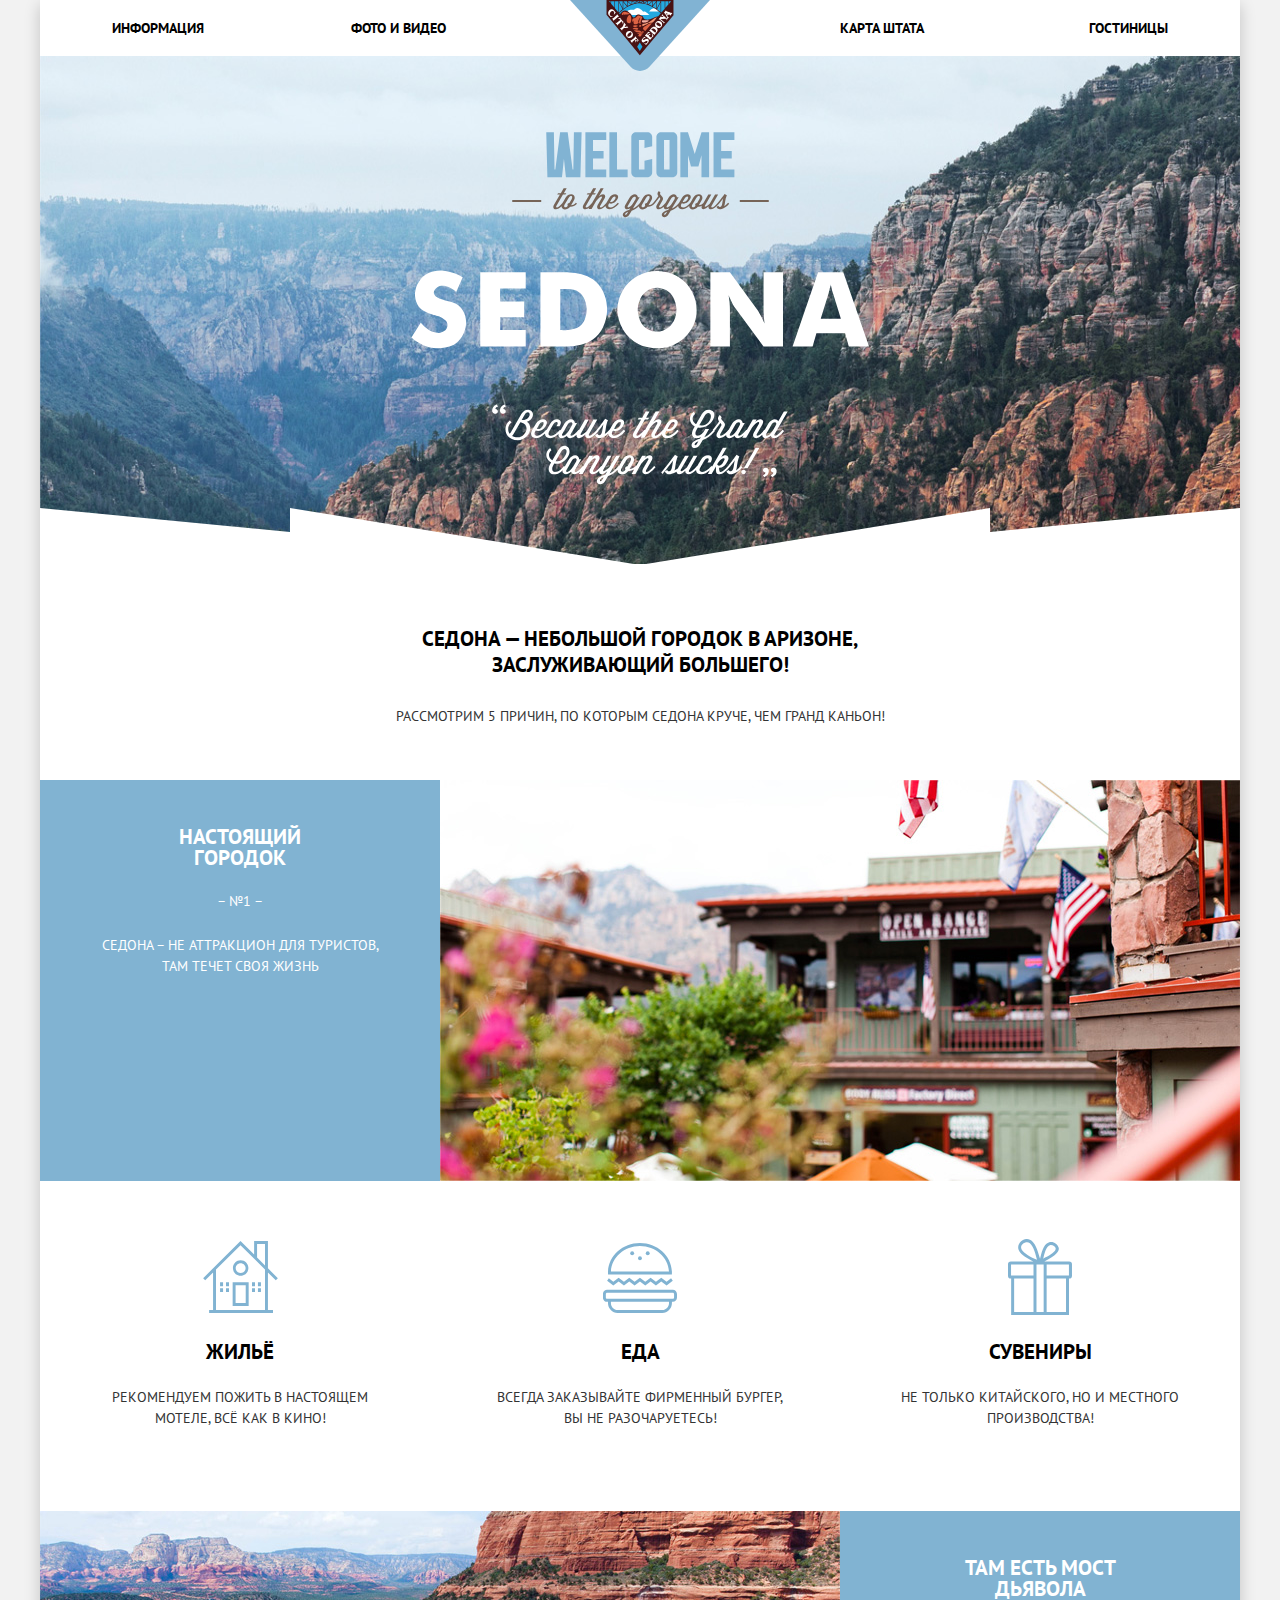
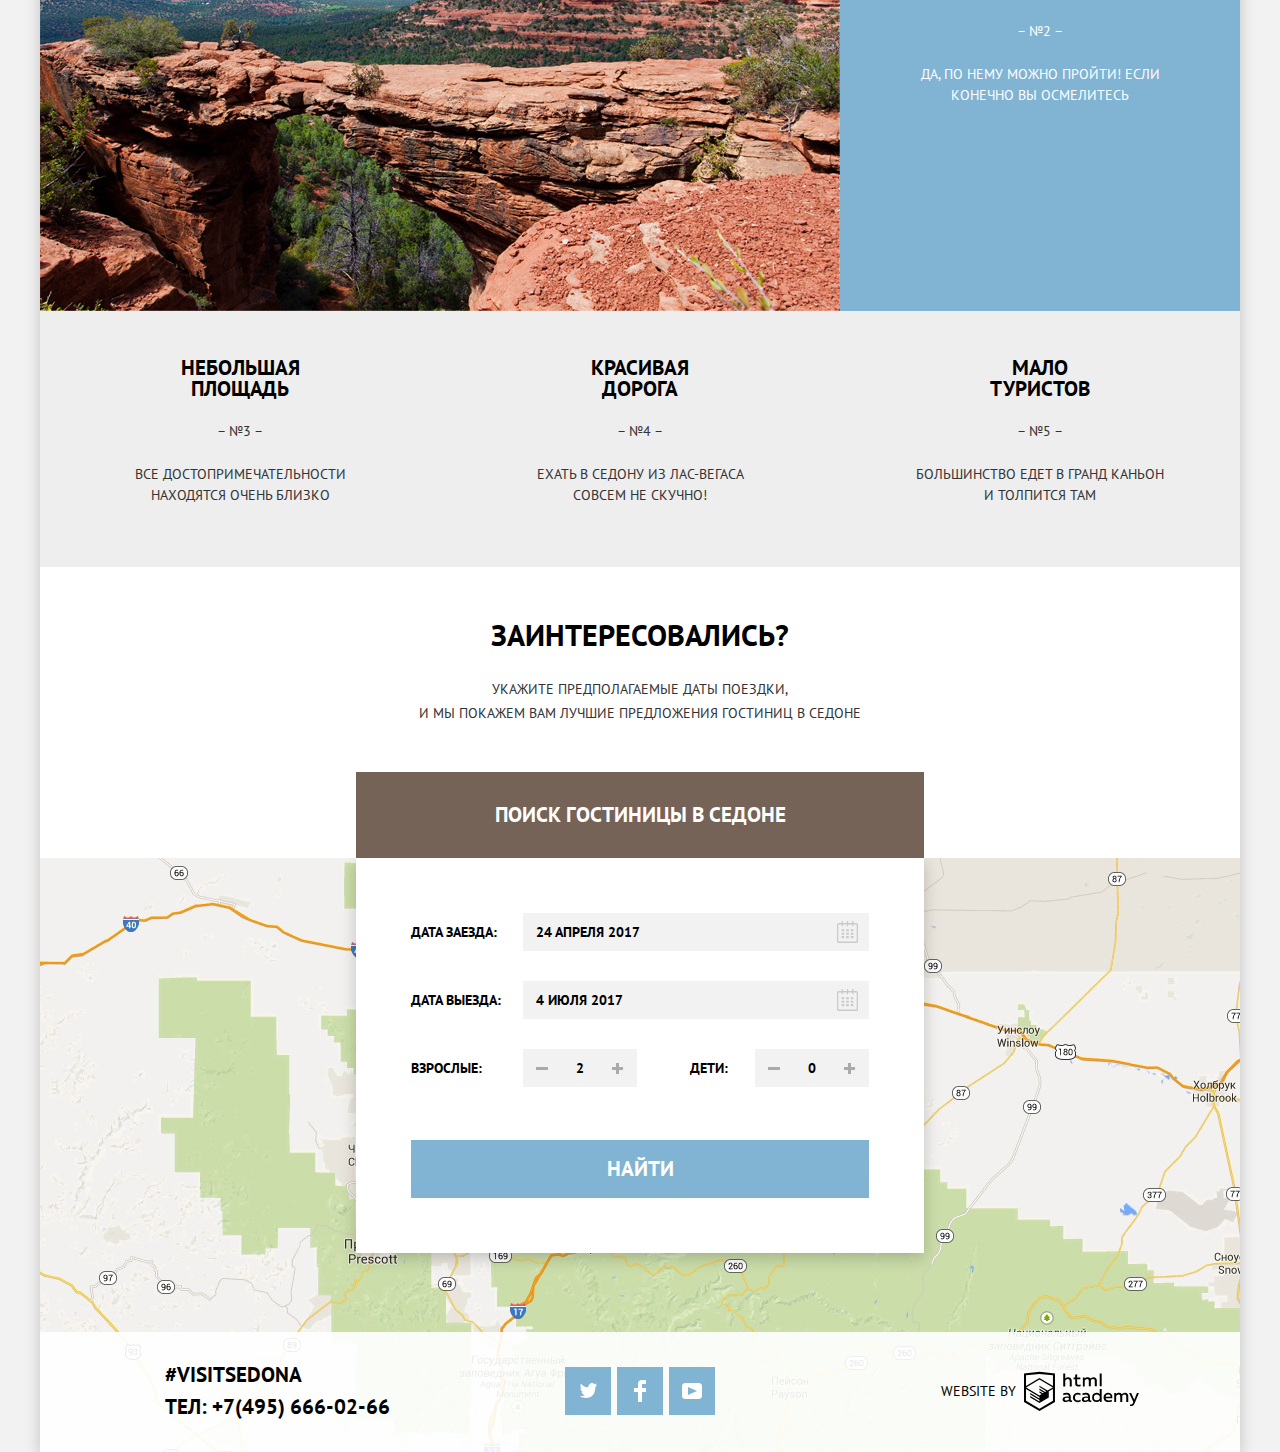
<file: index.html>
<!DOCTYPE html>
<html lang="ru">
  <head>
    <meta charset="utf-8">
    <title>HTML Academy: Седона</title>
    <link href="https://fonts.googleapis.com/css?family=PT+Sans:400,700&display=swap&subset=cyrillic" rel="stylesheet">
    <link rel="stylesheet" type="text/css" href="css/normalize.css">
    <link rel="stylesheet" type="text/css" href="css/styles.min.css">
  </head>
  <body>
    <div class="body-container">
      <!-- Шапка сайта: навигация и логотип города -->
      <header>
        <nav class="header-nav">
          <a class="header-logo-index"><img src="img/logos/logo-sedona.svg" width="140" height="71" alt="Логотип города"></a>
          <ul class="header-nav-list">
            <li class="header-nav-item"><a href="#" class="header-nav-link">Информация</a></li>
            <li class="header-nav-item"><a href="#" class="header-nav-link">Фото и видео</a></li>
            <li class="header-nav-item"><a href="#" class="header-nav-link">Карта штата</a></li>
            <li class="header-nav-item"><a href="hotels.html" class="header-nav-link">Гостиницы</a></li>
          </ul>
        </nav>
      </header>
      <!-- Основное содержимое -->
      <main>
        <h1 class="visually-hidden">Седона</h1>
        <!-- Блок 1: Приветствие -->
        <section class="welcome-container">
          <div class="welcome-banner">
            <img src="img/welcome/intro-welcome.svg" width="459" height="353" alt="Приветствие">
          </div>
          <div class="welcome-block">
            <h2>Седона — небольшой городок в Аризоне, заслуживающий большего!</h2>
            <p>Рассмотрим 5 причин, по которым Седона круче, чем Гранд Каньон!</p>
          </div>
        </section>
        <!-- Блок 2: Причины-преимущества -->
        <section>
          <ul class="reason-list">
            <li>
              <!-- Row 1 -->
              <div class="reason-item-first">
                <!-- Column 1 -->
                <div class="reason-item reason-item-blue">
                  <h2>Настоящий городок</h2>
                  <p>– №1 –</p>
                  <p>Седона – не аттракцион для туристов, там течет своя жизнь</p>
                </div>
                <!-- Column 2 -->
                <img src="img/content/features/feature-picture-1.jpg" width="800" height="256" alt="Фото настоящего городка">
              </div>
              <!-- Row 2 -->
              <ul class="reason-feature-list">
                <!-- Column 1 -->
                <li class="reason-feature-item reason-housing-icon">
                  <h3>Жильё</h3>
                  <p>Рекомендуем пожить в настоящем мотеле, всё как в кино!</p>
                </li>
                <!-- Column 2 -->
                <li class="reason-feature-item reason-food-icon">
                  <h3>Еда</h3>
                  <p>Всегда заказывайте фирменный бургер, вы не разочаруетесь!</p>
                </li>
                <!-- Column 3 -->
                <li class="reason-feature-item reason-gift-icon">
                  <h3>Сувениры</h3>
                  <p>Не только китайского, но и местного производства!</p>
                </li>
              </ul>
            </li>
            <li>
              <!-- Row 3 -->
              <div class="reason-item-second">
                <!-- Column 1 -->
                <div class="reason-item reason-item-blue">
                  <h2>Там есть мост дьявола</h2>
                  <p>– №2 –</p>
                  <p>Да, по нему можно пройти! Если конечно вы осмелитесь</p>
                </div>
                <!-- Column 2 -->
                <img src="img/content/features/feature-picture-2.jpg" width="800" height="256" alt="Мост дьявола">
              </div>
            </li>
            <!-- Row 4 -->
            <li>
              <ul class="reason-others-list">
                <!-- Column 1 -->
                <li class="reason-item reason-item-grey">
                  <h2>Небольшая площадь</h2>
                  <p>– №3 –</p>
                  <p>Все достопримечательности находятся очень близко</p>
                </li>
                <!-- Column 2 -->
                <li class="reason-item reason-item-grey">
                  <h2>Красивая дорога</h2>
                  <p>– №4 –</p>
                  <p>Ехать в Седону из Лас-Вегаса совсем не скучно!</p>
                </li>
                <!-- Column 3 -->
                <li class="reason-item reason-item-grey">
                  <h2>Мало туристов</h2>
                  <p>– №5 –</p>
                  <p>Большинство едет в Гранд каньон<br> и толпится там</p>
                </li>
              </ul>
            </li>
          </ul>
        </section>
        <!-- Блок 3: Поиск гостиницы -->
        <section class="search-container">
            <div class="search-preconditions">
              <h2>Заинтересовались?</h2>
              <p>Укажите предполагаемые даты поездки, <br>и мы покажем вам лучшие предложения гостиниц в Седоне</p>
              <button class="search-form-display" type="button">Поиск гостиницы в Седоне</button>
            </div>
            <form class="search-form-container" action="https://echo.htmlacademy.ru" method="post">
              <!-- Row 1 -->
              <div class="search-form-inputs">
                <!-- Row 1.1 -->
                <div class="inputs-date">
                  <label class="search-form-label" for="date-arrival">Дата заезда:</label>
                  <input class="search-form-input-date" id="date-arrival" type="text" name="date-arrival" value="" placeholder="24 апреля 2017" required autocomplete="off">
                  <button class="search-button-calendar search-button-calendar-arrival" type="button" aria-label="Выбрать дату заезда">
                    <svg xmlns="http://www.w3.org/2000/svg" width="21" height="22" viewBox="0 0 21 22"><path d="M19.251 2.025h-2.845V.648c0-.381-.294-.689-.656-.689-.363 0-.656.308-.656.689v1.377h-3.938V.648c0-.381-.294-.689-.655-.689-.363 0-.657.308-.657.689v1.377H5.906V.648c0-.381-.294-.689-.656-.689-.363 0-.657.308-.657.689v1.377H1.75C.784 2.025 0 2.847 0 3.862v16.302C0 21.179.784 22 1.75 22h17.501c.966 0 1.749-.821 1.749-1.836V3.862c0-1.015-.783-1.837-1.749-1.837zm.437 18.139a.448.448 0 0 1-.437.459H1.75a.45.45 0 0 1-.438-.459V3.862a.45.45 0 0 1 .438-.459h2.844v1.378c0 .381.294.689.657.689.362 0 .656-.308.656-.689V3.403h3.938v1.378c0 .381.294.689.657.689.361 0 .655-.308.655-.689V3.403h3.938v1.378c0 .381.293.689.656.689.362 0 .656-.308.656-.689V3.403h2.845c.241 0 .437.206.437.459v16.302z"/><path d="M4.594 8.225h2.625v2.066H4.594zM4.594 11.668h2.625v2.067H4.594zM4.594 15.112h2.625v2.066H4.594zM9.188 15.112h2.625v2.066H9.188zM9.188 11.668h2.625v2.067H9.188zM9.188 8.225h2.625v2.066H9.188zM13.781 15.112h2.625v2.066h-2.625zM13.781 11.668h2.625v2.067h-2.625zM13.781 8.225h2.625v2.066h-2.625z"/></svg>
                  </button>
                </div>
                <!-- Row 1.2 -->
                <div class="inputs-date">
                  <label class="search-form-label" for="date-departure">Дата выезда:</label>
                  <input class="search-form-input-date" id="date-departure" type="text" name="date-departure" value="" placeholder="4 июля 2017" required autocomplete="off">
                  <button class="search-button-calendar search-button-calendar-departure" type="button" aria-label="Выбрать дату отъезда">
                    <svg xmlns="http://www.w3.org/2000/svg" width="21" height="22" viewBox="0 0 21 22"><path d="M19.251 2.025h-2.845V.648c0-.381-.294-.689-.656-.689-.363 0-.656.308-.656.689v1.377h-3.938V.648c0-.381-.294-.689-.655-.689-.363 0-.657.308-.657.689v1.377H5.906V.648c0-.381-.294-.689-.656-.689-.363 0-.657.308-.657.689v1.377H1.75C.784 2.025 0 2.847 0 3.862v16.302C0 21.179.784 22 1.75 22h17.501c.966 0 1.749-.821 1.749-1.836V3.862c0-1.015-.783-1.837-1.749-1.837zm.437 18.139a.448.448 0 0 1-.437.459H1.75a.45.45 0 0 1-.438-.459V3.862a.45.45 0 0 1 .438-.459h2.844v1.378c0 .381.294.689.657.689.362 0 .656-.308.656-.689V3.403h3.938v1.378c0 .381.294.689.657.689.361 0 .655-.308.655-.689V3.403h3.938v1.378c0 .381.293.689.656.689.362 0 .656-.308.656-.689V3.403h2.845c.241 0 .437.206.437.459v16.302z"/><path d="M4.594 8.225h2.625v2.066H4.594zM4.594 11.668h2.625v2.067H4.594zM4.594 15.112h2.625v2.066H4.594zM9.188 15.112h2.625v2.066H9.188zM9.188 11.668h2.625v2.067H9.188zM9.188 8.225h2.625v2.066H9.188zM13.781 15.112h2.625v2.066h-2.625zM13.781 11.668h2.625v2.067h-2.625zM13.781 8.225h2.625v2.066h-2.625z"/></svg>
                  </button>
                </div>
                <!-- Row 1.3 -->
                <div class="inputs-people">
                  <!-- Column 1.3.1 -->
                  <div class="inputs-people-label-and-count adults">
                    <label class="search-form-label" for="adults">Взрослые:</label>
                    <div class="inputs-people-count">
                      <button class="search-button-operation operation-minus" type="button" aria-label="Уменьшить количество" id="adults-minus"></button>
                      <input class="search-form-input-people" id="adults" type="text" name="adults" value="2" required autocomplete="off">
                      <button class="search-button-operation operation-plus" type="button" aria-label="Увеличить количество" id="adults-plus"></button>
                    </div>
                  </div>
                  <!-- Column 1.3.2 -->
                  <div class="inputs-people-label-and-count children">
                    <label class="search-form-label" for="children">Дети:</label>
                    <div class="inputs-people-count">
                      <button class="search-button-operation operation-minus" type="button" aria-label="Уменьшить количество" id="children-minus"></button>
                      <input class="search-form-input-people" id="children" type="text" name="children" value="0" required autocomplete="off">
                      <button class="search-button-operation operation-plus" type="button" aria-label="Увеличить количество" id="children-plus"></button>
                    </div>
                  </div>
                </div>
              </div>
              <!-- Row 2 -->
              <button class="search-button" type="submit">Найти</button>
            </form>
        </section>
        <!-- Блок 4: Карта -->
        <section class="map-container">
          <h2 class="visually-hidden">Карта</h2>
          <iframe class="map-frame" src="https://www.google.com/maps/embed?pb=!1m18!1m12!1m3!1d1187671.550791491!2d-112.2405731685664!3d34.69230973610526!2m3!1f0!2f0!3f0!3m2!1i1024!2i768!4f13.1!3m3!1m2!1s0x872da132f942b00d%3A0x5548c523fa6c8efd!2z0KHQtdC00L7QvdCwLCDQkNGA0LjQt9C-0L3QsCA4NjMzNiwg0KHQqNCQ!5e0!3m2!1sru!2sru!4v1580642350026!5m2!1sru!2sru" width="1200" height="593" style="border:0;" allowfullscreen=""></iframe>
        </section>
      </main>
      <!-- "Подвал" -->
      <footer class="footer-container footer-position">
        <div class="footer-contacts">
          <p class="footer-hashtag">#VisitSedona</p>
          <a class="footer-phone" href="tel:+74956660266">Тел: +7(495) 666-02-66</a>
        </div>
        <div class="footer-icons">
          <a href="https://twitter.com/SedonaAZ" class="footer-icon-social" aria-label="Twitter" title="Twitter">
            <svg xmlns="http://www.w3.org/2000/svg" xmlns:xlink="http://www.w3.org/1999/xlink" width="17" height="15" viewBox="0 0 17 15"><path fill="#FFF" d="M10.95.144c1.685-.496 2.984.27 3.577 1.179.673-.231 1.331-.481 2.011-.708a2.345 2.345 0 0 1-.857 1.768c.685.17 1.304-.491 1.304-.491-.169 1-1.006 1.788-1.563 2.024-.231 6.75-3.175 11.217-10.077 11.082h-.446c-.41 0-4.164-.46-4.898-1.887 2.271.196 3.893-.422 4.693-1.177-.96-.3-2.679-.477-2.979-2.95.349.106.564.228 1.19.119C1.705 8.247.374 7.53.448 5.33c.285.328 1.067.536 1.34.472C1.085 5.561-.182 2.442.894.85c1.818 1.854 3.735 3.606 7.152 3.773C8.254 2.33 9.183.793 10.95.144z"/></svg>
          </a>
          <a href="https://www.facebook.com/VisitSedona" class="footer-icon-social" aria-label="Facebook" title="Facebook">
            <svg xmlns="http://www.w3.org/2000/svg" width="12" height="22" viewBox="0 0 12 22"><path fill="#FFF" d="M12 4V0H8a4 4 0 0 0-4 4v4H0v4h4v10h4V12h4V8H8V4h4z"/></svg>
          </a>
          <a href="https://www.youtube.com/user/SedonaAZ1" class="footer-icon-social" aria-label="Youtube" title="Youtube">
            <svg xmlns="http://www.w3.org/2000/svg" xmlns:xlink="http://www.w3.org/1999/xlink" width="20" height="16" viewBox="0 0 20 16"><path fill="#FFF" d="M17 0H3C1.35 0 0 1.35 0 3v10c0 1.65 1.35 3 3 3h14c1.65 0 3-1.35 3-3V3c0-1.65-1.35-3-3-3zM6.027 11.998V4.002L15.014 8l-8.987 3.998z"/></svg>
          </a>
        </div>
        <div class="footer-by">
          <p class="footer-by-text">Website by</p>
          <a href="https://htmlacademy.ru/intensive/htmlcss" class="footer-by-logo" aria-label="HTML Academy">
            <svg id="Layer_1" data-name="Layer 1" xmlns="http://www.w3.org/2000/svg" width="115" height="41" viewBox="0 0 108.08 36.85"><title>HTML Academy</title><path d="M44.61,26.88a2,2,0,0,0,.55-0.1v1.33a3.25,3.25,0,0,1-1.18.21,1.67,1.67,0,0,1-1.67-1,4.84,4.84,0,0,1-3.14,1.08c-1.51,0-2.91-.83-2.91-2.55,0-2.13,2-2.79,3.71-2.79a11.08,11.08,0,0,1,2.17.25v-0.3c0-1-.76-1.77-2.19-1.77a7.42,7.42,0,0,0-3,.64v-1.7a10.21,10.21,0,0,1,3.19-.55c2.36,0,3.81,1.12,3.81,3.65v3a0.54,0.54,0,0,0,.49.59h0.17Zm-6.44-1.13A1.35,1.35,0,0,0,39.63,27h0.11a3.39,3.39,0,0,0,2.41-1V24.58a9.72,9.72,0,0,0-1.81-.21c-1,0-2.16.33-2.16,1.38h0Zm12.36-6.11a5,5,0,0,1,2.57.64V22a4.08,4.08,0,0,0-2.3-.7,2.75,2.75,0,1,0,0,5.49,5,5,0,0,0,2.43-.64v1.71a6.27,6.27,0,0,1-2.76.57A4.21,4.21,0,0,1,46,24.51q0-.21,0-0.41a4.32,4.32,0,0,1,4.18-4.46h0.38Zm12.17,7.24a2,2,0,0,0,.55-0.1v1.33a3.25,3.25,0,0,1-1.18.21,1.67,1.67,0,0,1-1.67-1,4.84,4.84,0,0,1-3.14,1.08c-1.51,0-2.91-.83-2.91-2.55,0-2.13,2-2.79,3.71-2.79a11.08,11.08,0,0,1,2.17.25v-0.3c0-1-.76-1.77-2.19-1.77a7.42,7.42,0,0,0-3,.64v-1.7a10.21,10.21,0,0,1,3.19-.55c2.36,0,3.81,1.12,3.81,3.65v3a0.54,0.54,0,0,0,.49.59h0.17Zm-6.44-1.13A1.35,1.35,0,0,0,57.73,27h0.11a3.39,3.39,0,0,0,2.41-1V24.58a9.72,9.72,0,0,0-1.81-.21c-1.06,0-2.16.33-2.16,1.38h0ZM73,16V28.2H71.35V26.88a3.88,3.88,0,0,1-3.19,1.54,4.4,4.4,0,0,1,0-8.78,3.81,3.81,0,0,1,3,1.3V16H73Zm-4.53,5.22a2.76,2.76,0,1,0,0,5.52A2.86,2.86,0,0,0,71.15,25V23A2.91,2.91,0,0,0,68.49,21.27ZM79,19.64c3.31,0,4.46,2.68,3.92,5.09H76.7c0.21,1.5,1.67,2.11,3.19,2.11a6.11,6.11,0,0,0,2.64-.59v1.6a7.14,7.14,0,0,1-3,.57C77,28.42,74.78,27,74.78,24a4.18,4.18,0,0,1,4-4.39H79Zm0.09,1.54a2.28,2.28,0,0,0-2.44,2.1v0.06H81.3A2,2,0,0,0,79.13,21.18Zm5.73,7V19.87h1.65v1a3.81,3.81,0,0,1,2.78-1.27A2.86,2.86,0,0,1,91.89,21a4.12,4.12,0,0,1,2.91-1.33A3.06,3.06,0,0,1,98,23V28.2h-1.9V23.05a1.59,1.59,0,0,0-1.42-1.75H94.42a2.8,2.8,0,0,0-2.07,1.12V28.2h-1.9V23.05A1.59,1.59,0,0,0,89,21.31H88.8a3,3,0,0,0-2.21,1.29v5.63H84.86Zm21.31-8.33h1.9l-3.91,9.46c-0.9,2.17-2.09,2.86-3.35,2.86a4.76,4.76,0,0,1-1.1-.14V30.46a2.86,2.86,0,0,0,.85.12c0.9,0,1.58-.64,2.07-1.9l0.17-.42-4-8.4h2l2.86,6.29ZM38.73,1.46V6.22a3.81,3.81,0,0,1,2.7-1.14,3.25,3.25,0,0,1,3.44,3.4v5.15H43V8.72a1.81,1.81,0,0,0-1.61-2h-0.3a2.93,2.93,0,0,0-2.32,1.39v5.52h-1.9V1.46h1.9ZM49.94,2.31v3h3V6.91h-3v3.81c0,1.1.5,1.46,1.58,1.46a4.49,4.49,0,0,0,1.69-.33v1.6A6.8,6.8,0,0,1,51,13.8a2.55,2.55,0,0,1-2.86-2.74V6.89H46.58V5.26h1.5V2.74Zm5.4,11.31V5.28H57v1A3.81,3.81,0,0,1,59.77,5a2.86,2.86,0,0,1,2.6,1.33A4.12,4.12,0,0,1,65.28,5,3.06,3.06,0,0,1,68.44,8.4v5.21h-1.9V8.46a1.59,1.59,0,0,0-1.42-1.75H64.89a2.8,2.8,0,0,0-2.07,1.12v5.78h-1.9V8.46A1.59,1.59,0,0,0,59.5,6.71H59.27A3,3,0,0,0,57.06,8v5.63H55.34ZM71.17,1.45H73V13.6H71.17V1.45ZM14.71,0H14.55L0,1.54V28.21l14.55,8.66,14.55-8.66V1.54Zm12.5,27.1L14.55,34.64,1.9,27.12V16.18l12.59,7.5V25L5.86,19.9v1.31l8.68,5.21v1.39L5.87,22.65V24l8.68,5.21,8.75-5.24V18.31L27.2,16V27.12Zm0-12.53-3.48,2-1.6,1L14.51,13v1.31L21,18.23H21l-0.14.09-1,.54-5.37-3.2V17l4.24,2.52-1,.67-3.2-1.9v1.31l2.1,1.24L14.5,22.1,2,14.65,14.51,7.11Zm0-1.32L14.49,5.76,1.91,13.25v-10L14.56,1.92,27.21,3.25v10h0Z" transform="translate(0 -0.02)" fill="#231f20"/></svg>
          </a>
        </div>
      </footer>
    </div>
    <script src="js/main.min.js"></script>
  </body>
</html>
</file>
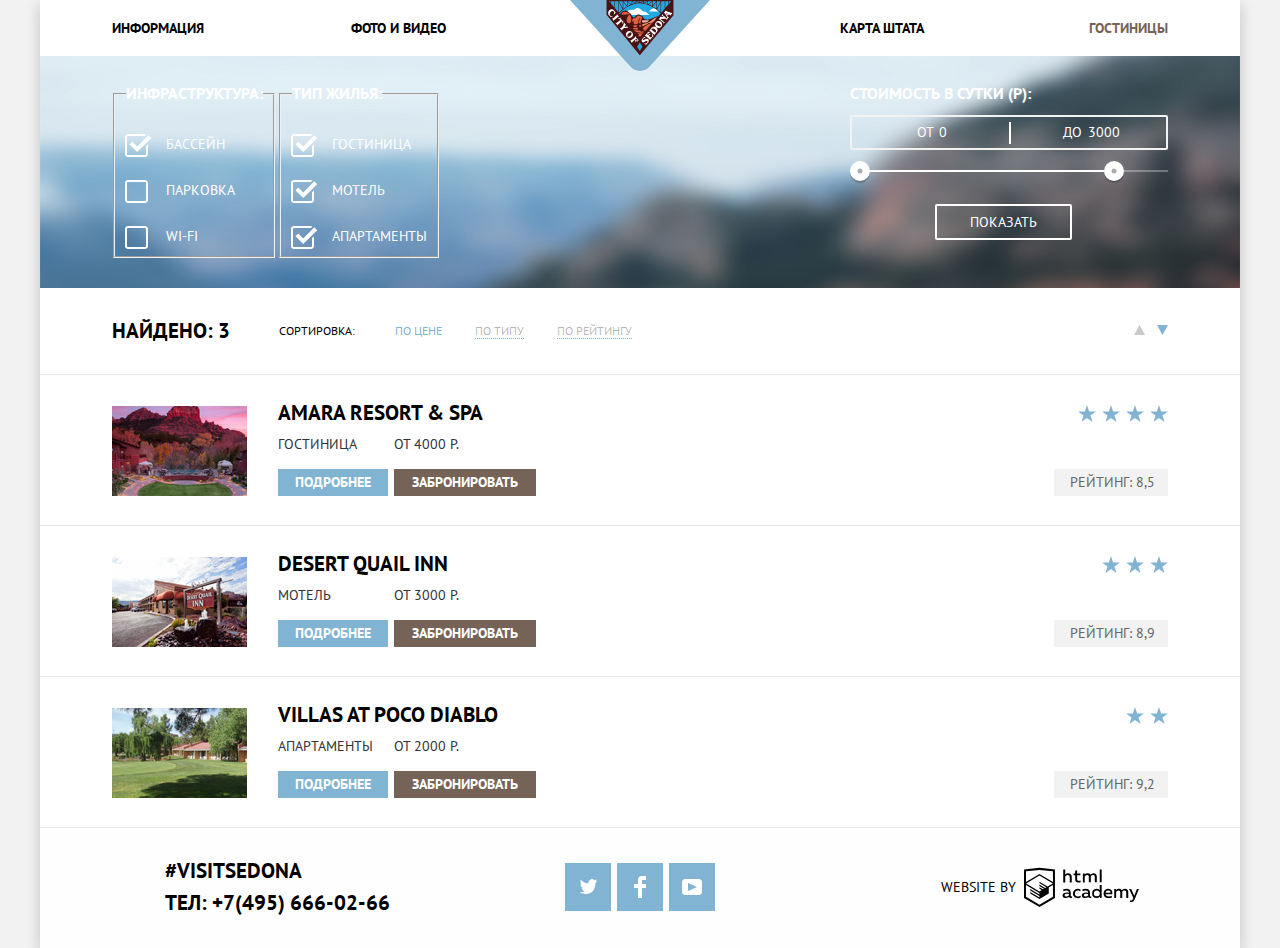
<file: hotels.html>
<!DOCTYPE html>
<html lang="ru">

<head>
    <meta charset="utf-8">
    <link href="https://fonts.googleapis.com/css?family=PT+Sans:400,700&display=swap" rel="stylesheet">
    <title>HTML Academy: Седона</title>
    <link href="css/normalize.css" rel="stylesheet">
    <link href="css/styles.min.css" rel="stylesheet">
</head>

<body>
    <div class="body-container">
        <!-- "Шапка сайта": навигация и логотип города -->
        <header>
            <nav class="header-nav">
                <a href="index.html" class="header-logo"><img src="img/logos/logo-sedona.svg" width="140" height="71" alt="Логотип города"></a>
                <ul class="header-nav-list">
                    <li class="header-nav-item"><a href="#" class="header-nav-link">Информация</a></li>
                    <li class="header-nav-item"><a href="#" class="header-nav-link">Фото и видео</a></li>
                    <li class="header-nav-item"><a href="#" class="header-nav-link">Карта штата</a></li>
                    <li class="header-nav-item"><a class="header-nav-link current">Гостиницы</a></li>
                </ul>
            </nav>
        </header>

        <!-- Основное содержимое -->
        <main>
            <!-- Блок 1: Параметры фильтрации гостиниц -->
            <section>
                <h2 class="visually-hidden">Фильтрация гостиниц</h2>
                <form class="filter-container" action="https://echo.htmlacademy.ru" method="get">
                    <div class="filter-parameters">
                        <fieldset class="fieldset-parameters">
                            <legend class="filter-legend">Инфраструктура:</legend>
                            <ul class="filter-list">
                                <li>
                                    <input class="visually-hidden" type="checkbox" name="pool" id="filter-infra-pool" checked>
                                    <label class="filter-checkbox" for="filter-infra-pool">Бассейн</label>
                                </li>
                                <li>
                                    <input class="visually-hidden" type="checkbox" name="parking" id="filter-infra-parking">
                                    <label class="filter-checkbox" for="filter-infra-parking">Парковка</label>
                                </li>
                                <li>
                                    <input class="visually-hidden" type="checkbox" name="wifi" id="filter-infra-wifi">
                                    <label class="filter-checkbox" for="filter-infra-wifi">Wi-Fi</label>
                                </li>
                            </ul>
                        </fieldset>
                        <fieldset class="fieldset-parameters">
                            <legend class="filter-legend">Тип жилья:</legend>
                            <ul class="filter-list">
                                <li>
                                    <input class="visually-hidden" type="checkbox" name="hotel" id="filter-type-hotel" checked>
                                    <label class="filter-checkbox" for="filter-type-hotel">Гостиница</label>
                                </li>
                                <li>
                                    <input class="visually-hidden" type="checkbox" name="motel" id="filter-type-motel" checked>
                                    <label class="filter-checkbox" for="filter-type-motel">Мотель</label>
                                </li>
                                <li>
                                    <input class="visually-hidden" type="checkbox" name="apartment" id="filter-type-apartment" checked>
                                    <label class="filter-checkbox" for="filter-type-apartment">Апартаменты</label>
                                </li>
                            </ul>
                        </fieldset>
                    </div>
                    <fieldset class="fieldset-price">
                        <legend class="filter-legend filter-price-legend">Стоимость в сутки (р):</legend>
                        <div class="filter-price">
                            <label class="filter-price-input-from">От
                    <input class="filter-price-input" type="text" name="price-min" placeholder="0" required autocomplete="off">
                  </label>
                            <label class="filter-price-input-to">До
                    <input class="filter-price-input" type="text" name="price-max" placeholder="3000" required autocomplete="off">
                  </label>
                        </div>
                        <div class="filter-price-range">
                            <div class="price-range-bar-transparent">
                                <div class="price-range-bar"></div>
                            </div>
                            <button class="price-range-toggle range-toggle-min" type="button" aria-label="Стоимость в сутки от"></button>
                            <button class="price-range-toggle range-toggle-max" type="button" aria-label="Стоимость в сутки до"></button>
                        </div>
                        <button class="filter-button" type="submit">Показать</button>
                    </fieldset>
                </form>
            </section>

            <!-- Блок 2: Блок управления результатами фильтрации > -->
            <section class="hotel-result">
                <h2 class="visually-hidden">Гостиницы</h2>
                <div class="hotel-result-count">
                    <p>Найдено: 3</p>
                </div>
                <p class="hotel-result-sort">Сортировка:</p>
                <ul class="hotel-result-list">
                    <li><a href="#" class="hotel-result-link current">По цене</a></li>
                    <li><a href="#" class="hotel-result-link left">По типу</a></li>
                    <li><a href="#" class="hotel-result-link left">По рейтингу</a></li>
                </ul>
                <div class="hotel-result-sort-range">
                    <a href="#" class="hotel-result-asc" aria-label="Сортировка по возрастанию" title="По возрастанию">
              <svg xmlns="http://www.w3.org/2000/svg" width="11" height="10" viewBox="0 0 11 10">
                <path d="M5.5 0L0 10h11z"/></svg>
            </a>
                    <a href="#" class="hotel-result-desc current" aria-label="Сортировка по убыванию" title="По убыванию">
              <svg xmlns="http://www.w3.org/2000/svg" width="11" height="10" viewBox="0 0 11 10"><path d="M5.5 10L0 0h11"/></svg>
            </a>
                </div>
            </section>

            <!-- Блок 3: Результаты фильтрации гостиниц -->
            <section>
                <h2 class="visually-hidden">Результаты поиска</h2>
                <ul class="hotel-list">
                    <li class="hotel-item">
                        <img src="img/content/hotels/amara-resort-spa.jpg" width="135" height="90" alt="Amara Resort & Spa">
                        <div class="hotel-item-info">
                            <div>
                                <a href="#" class="hotel-title">Amara Resort & Spa</a>
                            </div>
                            <div class="hotel-item-container">
                                <p class="type">Гостиница</p>
                                <p class="price">От 4000 р.</p>
                            </div>
                            <div class="hotel-item-container">
                                <a href="#" class="hotel-details">Подробнее</a>
                                <a href="#" class="hotel-reservation">Забронировать</a>
                            </div>
                        </div>
                        <div class="hotel-item-ratio">
                            <ul class="hotel-stars">
                                <li>
                                    <svg xmlns="http://www.w3.org/2000/svg" width="18" height="17" viewBox="0 0 18 17"><path fill="#81B3D2" d="M9.002 0l2.126 6.494h6.877l-5.564 4.012L14.566 17l-5.564-4.013L3.438 17l2.126-6.494L0 6.494h6.878z"/></svg>
                                </li>
                                <li>
                                    <svg xmlns="http://www.w3.org/2000/svg" width="18" height="17" viewBox="0 0 18 17"><path fill="#81B3D2" d="M9.002 0l2.126 6.494h6.877l-5.564 4.012L14.566 17l-5.564-4.013L3.438 17l2.126-6.494L0 6.494h6.878z"/></svg>
                                </li>
                                <li>
                                    <svg xmlns="http://www.w3.org/2000/svg" width="18" height="17" viewBox="0 0 18 17"><path fill="#81B3D2" d="M9.002 0l2.126 6.494h6.877l-5.564 4.012L14.566 17l-5.564-4.013L3.438 17l2.126-6.494L0 6.494h6.878z"/></svg>
                                </li>
                                <li>
                                    <svg xmlns="http://www.w3.org/2000/svg" width="18" height="17" viewBox="0 0 18 17"><path fill="#81B3D2" d="M9.002 0l2.126 6.494h6.877l-5.564 4.012L14.566 17l-5.564-4.013L3.438 17l2.126-6.494L0 6.494h6.878z"/></svg>
                                </li>
                            </ul>
                            <span class="hotel-ratio">Рейтинг: 8,5</span>
                        </div>
                    </li>
                    <li class="hotel-item">
                        <img src="img/content/hotels/desert-quail-inn.jpg" width="135" height="90" alt="Desert Quail Inn">
                        <div class="hotel-item-info">
                            <div>
                                <a href="#" class="hotel-title">Desert Quail Inn</a>
                            </div>
                            <div class="hotel-item-container">
                                <p class="type">Мотель</p>
                                <p class="price">От 3000 р.</p>
                            </div>
                            <div class="hotel-item-container">
                                <a href="#" class="hotel-details">Подробнее</a>
                                <a href="#" class="hotel-reservation">Забронировать</a>
                            </div>
                        </div>
                        <div class="hotel-item-ratio">
                            <ul class="hotel-stars">
                                <li>
                                    <svg xmlns="http://www.w3.org/2000/svg" width="18" height="17" viewBox="0 0 18 17"><path fill="#81B3D2" d="M9.002 0l2.126 6.494h6.877l-5.564 4.012L14.566 17l-5.564-4.013L3.438 17l2.126-6.494L0 6.494h6.878z"/></svg>
                                </li>
                                <li>
                                    <svg xmlns="http://www.w3.org/2000/svg" width="18" height="17" viewBox="0 0 18 17"><path fill="#81B3D2" d="M9.002 0l2.126 6.494h6.877l-5.564 4.012L14.566 17l-5.564-4.013L3.438 17l2.126-6.494L0 6.494h6.878z"/></svg>
                                </li>
                                <li>
                                    <svg xmlns="http://www.w3.org/2000/svg" width="18" height="17" viewBox="0 0 18 17"><path fill="#81B3D2" d="M9.002 0l2.126 6.494h6.877l-5.564 4.012L14.566 17l-5.564-4.013L3.438 17l2.126-6.494L0 6.494h6.878z"/></svg>
                                </li>
                            </ul>
                            <span class="hotel-ratio">Рейтинг: 8,9</span>
                        </div>
                    </li>
                    <li class="hotel-item">
                        <img src="img/content/hotels/villas-at-poco-diablo.jpg" width="135" height="90" alt="Villas at Poco Diablo">
                        <div class="hotel-item-info">
                            <div>
                                <a href="#" class="hotel-title">Villas at Poco Diablo</a>
                            </div>
                            <div class="hotel-item-container">
                                <p class="type">Апартаменты</p>
                                <p class="price">От 2000 р.</p>
                            </div>
                            <div class="hotel-item-container">
                                <a href="#" class="hotel-details">Подробнее</a>
                                <a href="#" class="hotel-reservation">Забронировать</a>
                            </div>
                        </div>
                        <div class="hotel-item-ratio">
                            <ul class="hotel-stars">
                                <li>
                                    <svg xmlns="http://www.w3.org/2000/svg" width="18" height="17" viewBox="0 0 18 17"><path fill="#81B3D2" d="M9.002 0l2.126 6.494h6.877l-5.564 4.012L14.566 17l-5.564-4.013L3.438 17l2.126-6.494L0 6.494h6.878z"/></svg>
                                </li>
                                <li>
                                    <svg xmlns="http://www.w3.org/2000/svg" width="18" height="17" viewBox="0 0 18 17"><path fill="#81B3D2" d="M9.002 0l2.126 6.494h6.877l-5.564 4.012L14.566 17l-5.564-4.013L3.438 17l2.126-6.494L0 6.494h6.878z"/></svg>
                                </li>
                            </ul>
                            <span class="hotel-ratio">Рейтинг: 9,2</span>
                        </div>
                    </li>
                </ul>
            </section>
        </main>

        <!-- "Подвал" -->
        <footer class="footer-container">
            <div class="footer-contacts">
                <p class="footer-hashtag">#VisitSedona</p>
                <a class="footer-phone" href="tel:+74956660266">Тел: +7(495) 666-02-66</a>
            </div>
            <span class="footer-icons">
          <a href="https://twitter.com/SedonaAZ" class="footer-icon-social" aria-label="Twitter" title="Twitter">
            <svg xmlns="http://www.w3.org/2000/svg" xmlns:xlink="http://www.w3.org/1999/xlink" width="17" height="15" viewBox="0 0 17 15"><path fill="#FFF" d="M10.95.144c1.685-.496 2.984.27 3.577 1.179.673-.231 1.331-.481 2.011-.708a2.345 2.345 0 0 1-.857 1.768c.685.17 1.304-.491 1.304-.491-.169 1-1.006 1.788-1.563 2.024-.231 6.75-3.175 11.217-10.077 11.082h-.446c-.41 0-4.164-.46-4.898-1.887 2.271.196 3.893-.422 4.693-1.177-.96-.3-2.679-.477-2.979-2.95.349.106.564.228 1.19.119C1.705 8.247.374 7.53.448 5.33c.285.328 1.067.536 1.34.472C1.085 5.561-.182 2.442.894.85c1.818 1.854 3.735 3.606 7.152 3.773C8.254 2.33 9.183.793 10.95.144z"/></svg>
          </a>
          <a href="https://www.facebook.com/VisitSedona" class="footer-icon-social" aria-label="Facebook" title="Facebook">
            <svg xmlns="http://www.w3.org/2000/svg" width="12" height="22" viewBox="0 0 12 22"><path fill="#FFF" d="M12 4V0H8a4 4 0 0 0-4 4v4H0v4h4v10h4V12h4V8H8V4h4z"/></svg>
          </a>
          <a href="https://www.youtube.com/user/SedonaAZ1" class="footer-icon-social" aria-label="Youtube" title="Youtube">
            <svg xmlns="http://www.w3.org/2000/svg" xmlns:xlink="http://www.w3.org/1999/xlink" width="20" height="16" viewBox="0 0 20 16"><path fill="#FFF" d="M17 0H3C1.35 0 0 1.35 0 3v10c0 1.65 1.35 3 3 3h14c1.65 0 3-1.35 3-3V3c0-1.65-1.35-3-3-3zM6.027 11.998V4.002L15.014 8l-8.987 3.998z"/></svg>
          </a>
        </span>
            <div class="footer-by">
                <p class="footer-by-text">Website by</p>
                <a href="https://htmlacademy.ru/intensive/htmlcss" class="footer-by-logo" aria-label="HTML Academy">
            <svg id="Layer_1" data-name="Layer 1" xmlns="http://www.w3.org/2000/svg" width="115" height="41" viewBox="0 0 108.08 36.85"><title>HTML Academy</title><path d="M44.61,26.88a2,2,0,0,0,.55-0.1v1.33a3.25,3.25,0,0,1-1.18.21,1.67,1.67,0,0,1-1.67-1,4.84,4.84,0,0,1-3.14,1.08c-1.51,0-2.91-.83-2.91-2.55,0-2.13,2-2.79,3.71-2.79a11.08,11.08,0,0,1,2.17.25v-0.3c0-1-.76-1.77-2.19-1.77a7.42,7.42,0,0,0-3,.64v-1.7a10.21,10.21,0,0,1,3.19-.55c2.36,0,3.81,1.12,3.81,3.65v3a0.54,0.54,0,0,0,.49.59h0.17Zm-6.44-1.13A1.35,1.35,0,0,0,39.63,27h0.11a3.39,3.39,0,0,0,2.41-1V24.58a9.72,9.72,0,0,0-1.81-.21c-1,0-2.16.33-2.16,1.38h0Zm12.36-6.11a5,5,0,0,1,2.57.64V22a4.08,4.08,0,0,0-2.3-.7,2.75,2.75,0,1,0,0,5.49,5,5,0,0,0,2.43-.64v1.71a6.27,6.27,0,0,1-2.76.57A4.21,4.21,0,0,1,46,24.51q0-.21,0-0.41a4.32,4.32,0,0,1,4.18-4.46h0.38Zm12.17,7.24a2,2,0,0,0,.55-0.1v1.33a3.25,3.25,0,0,1-1.18.21,1.67,1.67,0,0,1-1.67-1,4.84,4.84,0,0,1-3.14,1.08c-1.51,0-2.91-.83-2.91-2.55,0-2.13,2-2.79,3.71-2.79a11.08,11.08,0,0,1,2.17.25v-0.3c0-1-.76-1.77-2.19-1.77a7.42,7.42,0,0,0-3,.64v-1.7a10.21,10.21,0,0,1,3.19-.55c2.36,0,3.81,1.12,3.81,3.65v3a0.54,0.54,0,0,0,.49.59h0.17Zm-6.44-1.13A1.35,1.35,0,0,0,57.73,27h0.11a3.39,3.39,0,0,0,2.41-1V24.58a9.72,9.72,0,0,0-1.81-.21c-1.06,0-2.16.33-2.16,1.38h0ZM73,16V28.2H71.35V26.88a3.88,3.88,0,0,1-3.19,1.54,4.4,4.4,0,0,1,0-8.78,3.81,3.81,0,0,1,3,1.3V16H73Zm-4.53,5.22a2.76,2.76,0,1,0,0,5.52A2.86,2.86,0,0,0,71.15,25V23A2.91,2.91,0,0,0,68.49,21.27ZM79,19.64c3.31,0,4.46,2.68,3.92,5.09H76.7c0.21,1.5,1.67,2.11,3.19,2.11a6.11,6.11,0,0,0,2.64-.59v1.6a7.14,7.14,0,0,1-3,.57C77,28.42,74.78,27,74.78,24a4.18,4.18,0,0,1,4-4.39H79Zm0.09,1.54a2.28,2.28,0,0,0-2.44,2.1v0.06H81.3A2,2,0,0,0,79.13,21.18Zm5.73,7V19.87h1.65v1a3.81,3.81,0,0,1,2.78-1.27A2.86,2.86,0,0,1,91.89,21a4.12,4.12,0,0,1,2.91-1.33A3.06,3.06,0,0,1,98,23V28.2h-1.9V23.05a1.59,1.59,0,0,0-1.42-1.75H94.42a2.8,2.8,0,0,0-2.07,1.12V28.2h-1.9V23.05A1.59,1.59,0,0,0,89,21.31H88.8a3,3,0,0,0-2.21,1.29v5.63H84.86Zm21.31-8.33h1.9l-3.91,9.46c-0.9,2.17-2.09,2.86-3.35,2.86a4.76,4.76,0,0,1-1.1-.14V30.46a2.86,2.86,0,0,0,.85.12c0.9,0,1.58-.64,2.07-1.9l0.17-.42-4-8.4h2l2.86,6.29ZM38.73,1.46V6.22a3.81,3.81,0,0,1,2.7-1.14,3.25,3.25,0,0,1,3.44,3.4v5.15H43V8.72a1.81,1.81,0,0,0-1.61-2h-0.3a2.93,2.93,0,0,0-2.32,1.39v5.52h-1.9V1.46h1.9ZM49.94,2.31v3h3V6.91h-3v3.81c0,1.1.5,1.46,1.58,1.46a4.49,4.49,0,0,0,1.69-.33v1.6A6.8,6.8,0,0,1,51,13.8a2.55,2.55,0,0,1-2.86-2.74V6.89H46.58V5.26h1.5V2.74Zm5.4,11.31V5.28H57v1A3.81,3.81,0,0,1,59.77,5a2.86,2.86,0,0,1,2.6,1.33A4.12,4.12,0,0,1,65.28,5,3.06,3.06,0,0,1,68.44,8.4v5.21h-1.9V8.46a1.59,1.59,0,0,0-1.42-1.75H64.89a2.8,2.8,0,0,0-2.07,1.12v5.78h-1.9V8.46A1.59,1.59,0,0,0,59.5,6.71H59.27A3,3,0,0,0,57.06,8v5.63H55.34ZM71.17,1.45H73V13.6H71.17V1.45ZM14.71,0H14.55L0,1.54V28.21l14.55,8.66,14.55-8.66V1.54Zm12.5,27.1L14.55,34.64,1.9,27.12V16.18l12.59,7.5V25L5.86,19.9v1.31l8.68,5.21v1.39L5.87,22.65V24l8.68,5.21,8.75-5.24V18.31L27.2,16V27.12Zm0-12.53-3.48,2-1.6,1L14.51,13v1.31L21,18.23H21l-0.14.09-1,.54-5.37-3.2V17l4.24,2.52-1,.67-3.2-1.9v1.31l2.1,1.24L14.5,22.1,2,14.65,14.51,7.11Zm0-1.32L14.49,5.76,1.91,13.25v-10L14.56,1.92,27.21,3.25v10h0Z" transform="translate(0 -0.02)" fill="#231f20"/></svg>
          </a>
            </div>
        </footer>

    </div>

</body>

</html>
</file>
<file: css/styles.min.css>
@keyframes open-search-form{0%{transform:translateY(-100%)}to{transform:translateY(0)}}html{-webkit-box-sizing:border-box;box-sizing:border-box}*,::after,::before{-webkit-box-sizing:inherit;box-sizing:inherit}body{font-family:"PT Sans","Arial",sans-serif;font-size:14px;line-height:21px;color:#000;text-transform:uppercase;background-color:#f2f2f2}.body-container{margin:0 auto;padding-top:0;width:1200px;box-shadow:0 5px 15px rgba(0,1,1,.2)}.visually-hidden{position:absolute;width:1px;height:1px;margin:-1px;border:0;padding:0;white-space:nowrap;clip-path:inset(100%);clip:rect(0 0 0 0);overflow:hidden}img{max-width:100%;height:auto}.header-nav{background-color:#fff}.header-nav-list{display:flex;flex-wrap:wrap;justify-content:space-between;margin:0;padding-right:72px;padding-left:72px;list-style:none}.header-nav-item{width:239px;height:56px;padding:15px 0}.header-nav-list li:nth-child(4n+1),.header-nav-list li:nth-child(4n+2){text-align:left}.header-nav-list li:nth-child(4n+3),.header-nav-list li:nth-child(4n+4){text-align:right}.header-nav-list li:nth-child(4n+2){margin-right:auto}.header-nav-list li:nth-child(4n+3){margin-right:5px}.header-nav-link{line-height:26px;font-weight:700;color:#000;text-decoration:none}.header-nav-link:focus,.header-nav-link:hover{color:#81b3d2}.header-nav-link:active{color:rgba(0,0,0,.3)}.header-nav-link.current,.header-nav-link.current:active,.header-nav-link.current:hover{color:#766357}.header-logo,.header-logo-index{position:absolute;top:0;left:50%;margin-left:-70px;z-index:20}.header-logo:focus,.header-logo:hover{opacity:.8}.header-logo:active{opacity:.5}.footer-container{display:flex;flex-wrap:wrap;justify-content:space-between;padding-top:30px;padding-bottom:32px;background-color:rgba(255,255,255,.9)}.footer-position{position:relative;margin-top:-120px}.footer-contacts{display:flex;flex-wrap:wrap;flex-direction:column;justify-content:center;width:400px;padding-left:125px}.footer-hashtag,.footer-phone{font-size:21px;font-weight:700;line-height:26px}.footer-hashtag{margin:0;padding-bottom:6px}.footer-phone{color:#000;text-decoration:none}.footer-phone:focus,.footer-phone:hover{color:#81b3d2}.footer-phone:active{color:rgba(0,0,0,.3)}.footer-icon-social,.footer-icons{display:flex;flex-wrap:wrap;justify-content:center;align-items:center;width:400px}.footer-icon-social{justify-content:space-around;margin:3px;width:46px;height:48px;background-color:#81b3d2}.footer-icon-social:focus,.footer-icon-social:hover{background-color:#669ec0}.footer-icon-social:active{background-color:#5496bd}.footer-icon-social:active svg{opacity:.3}.footer-by{display:flex;flex-wrap:wrap;align-items:center;justify-content:center;width:400px}.footer-by-text{padding-right:8px;font-size:14px;font-weight:400;line-height:26px}.footer-by-logo{padding-top:7px}.footer-by-logo path{fill:#000}.footer-by-logo:focus path,.footer-by-logo:hover path{fill:#81b3d2}.footer-by-logo:active path{fill:#bdbbbc}.welcome-container{background-color:#fff}.welcome-banner{display:flex;flex-wrap:wrap;background-color:#81b3d2;background-image:url(../img/welcome/intro-mask.svg),url(../img/background/background-photo.jpg);background-size:1200px 59px,1200px 773px;background-position:left 0 bottom -3px,0 -56px;background-repeat:no-repeat}.welcome-banner img{margin:76px auto 79px}.reason-list,.welcome-block{display:flex;flex-wrap:wrap;flex-direction:column}.welcome-block{min-height:216px;text-align:center;padding-top:62px;padding-bottom:50px}.welcome-block h2{margin:0 auto;width:440px;font-size:21px;font-weight:700;line-height:26px;color:#000}.welcome-block p{margin:25px auto 0;line-height:26px;color:#333}.reason-list{margin:0 auto;padding:0;list-style:none}.reason-item{width:400px;min-height:256px;text-align:center}.reason-feature-item h3,.reason-item h2{font-size:21px;font-weight:700;line-height:21px}.reason-item-first{display:flex;flex-wrap:wrap}.reason-item-blue,.reason-item-second{display:flex;flex-wrap:wrap;flex-direction:row-reverse}.reason-item-blue{flex-direction:column;padding-top:46px;padding-bottom:60px;color:#fff;background-color:#81b3d2}.reason-item-blue h2,.reason-item-grey h2{margin:0 auto;text-align:center;width:151px}.reason-item-first p{margin:23px auto 0;text-align:center;width:290px}.reason-item-grey p,.reason-item-second p{margin:22px auto 0;text-align:center;width:303px}.reason-others-list{display:flex;flex-wrap:wrap;flex-direction:row;margin:0 auto;padding:0;list-style:none}.reason-item-grey{display:flex;flex-wrap:wrap;flex-direction:column;align-content:center;z-index:20;padding-top:46px;padding-bottom:60px;background-color:#eee}.reason-item-grey p{width:261px;color:#333}.reason-feature-list{display:flex;flex-wrap:wrap;flex-direction:row;margin:0 auto;padding:0;list-style:none;background-color:#fff}.reason-feature-item{width:400px;min-height:330px;padding:160px 55px 80px;text-align:center}.reason-feature-item h3{margin:0 auto;color:#000;text-align:center}.reason-feature-item p,.search-preconditions p{margin-top:25px;margin-bottom:0;text-align:center;color:#333}.reason-housing-icon{background-image:url(../img/icons/housing.svg);background-repeat:no-repeat;background-position:center 60px}.reason-food-icon,.reason-gift-icon{background-image:url(../img/icons/food.svg);background-repeat:no-repeat;background-position:center 62px}.reason-gift-icon{background-image:url(../img/icons/gift.svg);background-position:center 58px}.search-preconditions{position:relative;width:100%;min-height:290px;z-index:10;text-align:center;background-color:#fff}.search-preconditions h2{margin-top:0;margin-bottom:24px;padding-top:50px;font-size:30px;font-weight:700;line-height:36px;text-align:center}.search-preconditions p{margin-top:0;margin-bottom:47px;line-height:24px}.search-form-display{width:568px;min-height:86px;margin-bottom:0;font-size:21px;font-weight:700;line-height:26px;text-transform:uppercase;color:#fff;background-color:#766357;border:0;cursor:pointer}.search-form-display:focus,.search-form-display:hover{background-color:#604e43}.search-form-display:active{color:rgba(255,255,255,.3);background-color:#503e33}.search-form-container{position:absolute;left:50%;margin-left:-284px;z-index:5;display:flex;flex-wrap:wrap;flex-direction:column;justify-content:space-between;padding:55px;width:568px;min-height:395px;background-color:#fff;box-shadow:0 5px 15px rgba(0,1,1,.2)}.search-form-container-open{animation-name:open-search-form;animation-duration:1s}.inputs-date,.search-form-inputs{display:flex;flex-wrap:wrap;justify-content:space-between}.search-form-inputs{flex-direction:column}.inputs-date{align-items:center;margin-bottom:3px}.search-form-input-date,.search-form-label{font-size:14px;font-weight:700;text-align:left;color:#000}.search-form-label{line-height:26px}.search-form-input-date{width:346px;height:38px;padding-left:11px;background-color:#f2f2f2;border:solid 2px #f2f2f2}.search-form-input-date:hover{background-color:#ebebeb;border:solid 2px #ebebeb;outline:0}.search-form-input-date:active,.search-form-input-date:focus{background-color:#fff;border:solid 2px #e5e5e5;outline:0}.search-form-input-date::placeholder{color:#000;opacity:1;text-transform:uppercase}.search-form-input-date:-ms-input-placeholder{color:#000;opacity:1;text-transform:uppercase}.search-button-calendar{position:relative;top:-31px;left:420px;fill:#cacaca;background:0 0;border:0;cursor:pointer}.search-button-calendar:focus,.search-button-calendar:hover{fill:#000;outline:0}.search-button-calendar:active{fill:#81b3d2}.inputs-people,.inputs-people-label-and-count{display:flex;flex-wrap:wrap;justify-content:space-between;align-items:center}.inputs-people{margin-bottom:30px}.inputs-people-label-and-count{width:226px}.inputs-people-count{display:flex;flex-wrap:wrap}.search-form-input-people{width:38px;height:38px;font-size:14px;font-weight:700;text-align:center;color:#000;background-color:#f2f2f2;border:solid 2px #f2f2f2}.search-form-input-people:hover{background-color:#ebebeb;border:solid 2px #ebebeb;outline:0}.search-form-input-people:active,.search-form-input-people:focus{background-color:#fff;border:solid 2px #e5e5e5;outline:0}.search-form-input-people::placeholder{color:#000;text-align:center}.children{width:179px}.search-button-operation{position:relative;width:38px;height:38px;background-color:#f2f2f2;border:solid 2px #f2f2f2;cursor:pointer}.search-button-operation:focus,.search-button-operation:hover{background-color:#ebebeb;border:solid 2px #ebebeb;outline:0}.search-button-operation:active{background-color:#fff;border:solid 2px #e5e5e5}.operation-minus::before,.operation-plus::after,.operation-plus::before{content:"";position:absolute;width:12px;height:3px;left:11px;top:16px;background-color:#aaaaab}.operation-plus::after,.operation-plus::before{width:11px}.operation-plus::after{transform:rotate(90deg)}.operation-minus:focus::before,.operation-minus:hover::before,.operation-plus:focus::after,.operation-plus:focus::before,.operation-plus:hover::after,.operation-plus:hover::before{background-color:#000;outline:0}.operation-minus:active::before,.operation-plus:active::after,.operation-plus:active::before,.search-button{background-color:#81b3d2}.search-button{width:458px;min-height:58px;font-size:21px;font-weight:700;line-height:26px;text-transform:uppercase;color:#fff;border:0;cursor:pointer}.search-button:focus,.search-button:hover{background-color:#669ec0}.search-button:active{color:rgba(255,255,255,.3);background-color:#5496bd}.map-container{display:flex;flex-wrap:wrap;background-color:#eee}.map-frame{position:relative;width:1200px;height:594px;background-image:url(../img/content/map/map.jpg)}.filter-container{display:flex;flex-wrap:wrap;justify-content:space-between;min-height:217px;padding:27px 72px 30px 71px;background-color:#669ec0;background-image:url(../img/background/background-filter.jpg);background-size:1200px 562px;background-position:0 -56px;background-repeat:no-repeat}.fieldset-parameters-infrastructure,.fieldset-parameters-type{flex-direction:column;justify-content:space-between;padding:0;border:0}.fieldset-parameters-infrastructure{display:flex;flex-wrap:wrap;margin:0}.fieldset-parameters-type{margin:0 auto 0 119px}.fieldset-parameters-type,.filter-parameters{display:flex;flex-wrap:wrap}.filter-legend{font-size:16px;font-weight:700;text-align:left;color:#fff}.filter-list{position:relative;margin:0;padding:0;text-align:left;color:#fff;list-style-type:none}.filter-list li{padding-left:40px;margin-top:25px}.filter-list label{padding-bottom:8px;cursor:pointer}.filter-checkbox::before{content:"";position:absolute;left:-1px;width:23px;height:23px;background-image:url(../img/icons/checkbox-off.svg);background-repeat:no-repeat;background-size:23px 23px}.filter-list input:checked+.filter-checkbox::before{content:"";position:absolute;left:-1px;width:27px;height:23px;background-image:url(../img/icons/checkbox-on.svg);background-repeat:no-repeat;background-size:27px 23px}.filter-list input:disabled+.filter-checkbox::before{content:"";position:absolute;left:-1px;width:23px;height:23px;background-image:url(../img/icons/checkbox-off-disabled.svg);background-repeat:no-repeat;background-size:23px 23px}.filter-list input:checked:disabled+.filter-checkbox::before{content:"";position:absolute;left:-1px;width:27px;height:23px;background-image:url(../img/icons/checkbox-on-disabled.svg);background-repeat:no-repeat;background-size:27px 23px}.filter-list input:focus+.filter-checkbox::before,.filter-list input:hover+.filter-checkbox::before{outline:0;padding-bottom:25px;border-bottom:1px solid #f2f2f2}.fieldset-price{width:318px;padding:0;margin:0;border:0}.filter-price-legend{margin-bottom:11px}.filter-price{position:relative;display:block;margin-bottom:20px;padding:5px 0;border:2px solid #f2f2f2;border-radius:2px;cursor:pointer}.filter-price::after{content:"";position:absolute;top:5px;left:157px;width:2px;height:22px;background:#fff}.filter-price-input{width:50px;margin:0;color:#fff;background:0 0;border:0}.filter-price-input:active,.filter-price-input:focus,.filter-price-input:hover{border-bottom:solid 1px #fff;border-radius:1px;outline:0}.filter-price-input::placeholder{color:#fff;opacity:1}.filter-price-input-from,.filter-price-input-to{width:90px;padding-left:65px;color:#fff}.filter-price-input-from{padding-right:7px}.filter-price-range{position:relative;margin-bottom:32px}.price-range-bar-transparent{height:2px;background:rgba(255,255,255,.3)}.price-range-bar{width:80%;height:2px;background:#fff}.price-range-toggle{position:absolute;top:-9px;width:20px;height:20px;background-color:#fff;border:0;border-radius:50%;box-shadow:0 2px 1px 0 rgba(0,1,1,.2);cursor:pointer}.price-range-toggle:before{position:absolute;content:"";top:50%;left:50%;transform:translateX(-50%) translateY(-50%);width:5px;height:5px;border-radius:50%;background-color:#acadad}.range-toggle-min{left:0}.range-toggle-max{left:80%}.price-range-toggle:hover{top:-10px;transform:translateX(-1px);height:22px;width:22px;outline:0}.filter-button{width:137px;height:36px;margin-left:85px;color:#fff;text-transform:uppercase;background-color:transparent;border:solid 2px #fff;border-radius:2px;cursor:pointer}.filter-button:active,.filter-button:focus,.filter-button:hover{color:#000;border:solid 2px #fff;background-color:#fff;outline:0}.hotel-result{display:flex;flex-wrap:wrap;align-items:center;padding-left:72px;padding-right:72px;min-height:86px;background-color:#fff}.hotel-result::after{content:"";min-height:inherit;font-size:0}.hotel-result-count{font-size:21px;font-weight:700;line-height:26px;text-align:left;color:#000}.hotel-result-sort{padding-top:1px;margin-left:49px;margin-right:40px;font-size:12px;line-height:18px;text-align:left;color:#000}.hotel-result-list{display:flex;flex-wrap:wrap;padding:0;width:700px;list-style-type:none}.hotel-result-link{margin-right:33px;font-size:12px;line-height:18px;text-align:left;text-decoration:none;color:rgba(0,0,0,.3);border-bottom:1px dotted #81b3d2}.hotel-result-link:focus,.hotel-result-link:hover{color:#81b3d2;border-bottom:1px dotted #81b3d2}.hotel-result-link:active{color:#000;border-bottom:none}.hotel-result-link.current{color:#81b3d2;border-bottom:none}.hotel-result-sort-range{display:flex;flex-wrap:wrap;margin-left:auto}.hotel-result-asc{text-decoration:none;margin-left:auto;padding-right:12px;fill:#cacaca}.hotel-result-desc{fill:#cacaca}.hotel-result-asc:focus,.hotel-result-asc:hover,.hotel-result-desc:focus,.hotel-result-desc:hover{fill:#1e191a}.hotel-result-asc:active,.hotel-result-desc.current,.hotel-result-desc:active{fill:#81b3d2}.hotel-list{display:flex;flex-direction:column;margin:0 auto;padding:0;border-bottom:solid 1px #e6e6e6;list-style-type:none}.hotel-item{display:flex;flex-wrap:wrap;padding:25px 72px 29px;background-color:#fff;border-top:solid 1px #e6e6e6}.hotel-item img{margin-top:6px;width:135px;height:90px}.hotel-item-info{display:flex;flex-direction:column;width:700px;justify-content:space-between;padding-left:31px}.hotel-item-info h3{margin:0}.hotel-item-container{display:flex;flex-wrap:wrap}.hotel-list p{margin:8px 0;text-align:left;color:#333}.hotel-list .type{width:110px;margin-right:6px}.hotel-list .price{width:142px}.hotel-title{font-size:21px;font-weight:700;line-height:26px;text-align:left;text-decoration:none;color:#000}.hotel-title:focus,.hotel-title:hover{color:#81b3d2}.hotel-title:active{color:rgba(0,0,0,.3)}.hotel-details{width:110px;min-height:27px;margin-top:6px;margin-right:6px;padding:3px 0;font-weight:700;text-align:center;text-decoration:none;color:#fff;background-color:#81b3d2}.hotel-details:focus,.hotel-details:hover{background-color:#669ec0}.hotel-details:active{color:rgba(255,255,255,.3);background-color:#5496bd}.hotel-reservation{width:142px;min-height:27px;margin-top:6px;margin-right:6px;padding:3px 0;font-weight:700;text-align:center;text-decoration:none;color:#fff;background-color:#766357}.hotel-reservation:focus,.hotel-reservation:hover{background-color:#604e43}.hotel-reservation:active{color:rgba(255,255,255,.3);background-color:#503e33}.hotel-item-ratio{display:flex;flex-wrap:wrap;flex-direction:column;align-items:flex-end;justify-content:space-between;margin-top:5px;margin-left:auto}.hotel-stars{display:flex;flex-wrap:wrap;padding:0;list-style-type:none}.hotel-stars li{margin-left:6px}.hotel-ratio{min-width:110px;min-height:27px;margin-top:5px;padding-top:3px;padding-left:16px;padding-right:13px;text-align:center;color:#666;background-color:#f2f2f2}
</file>
